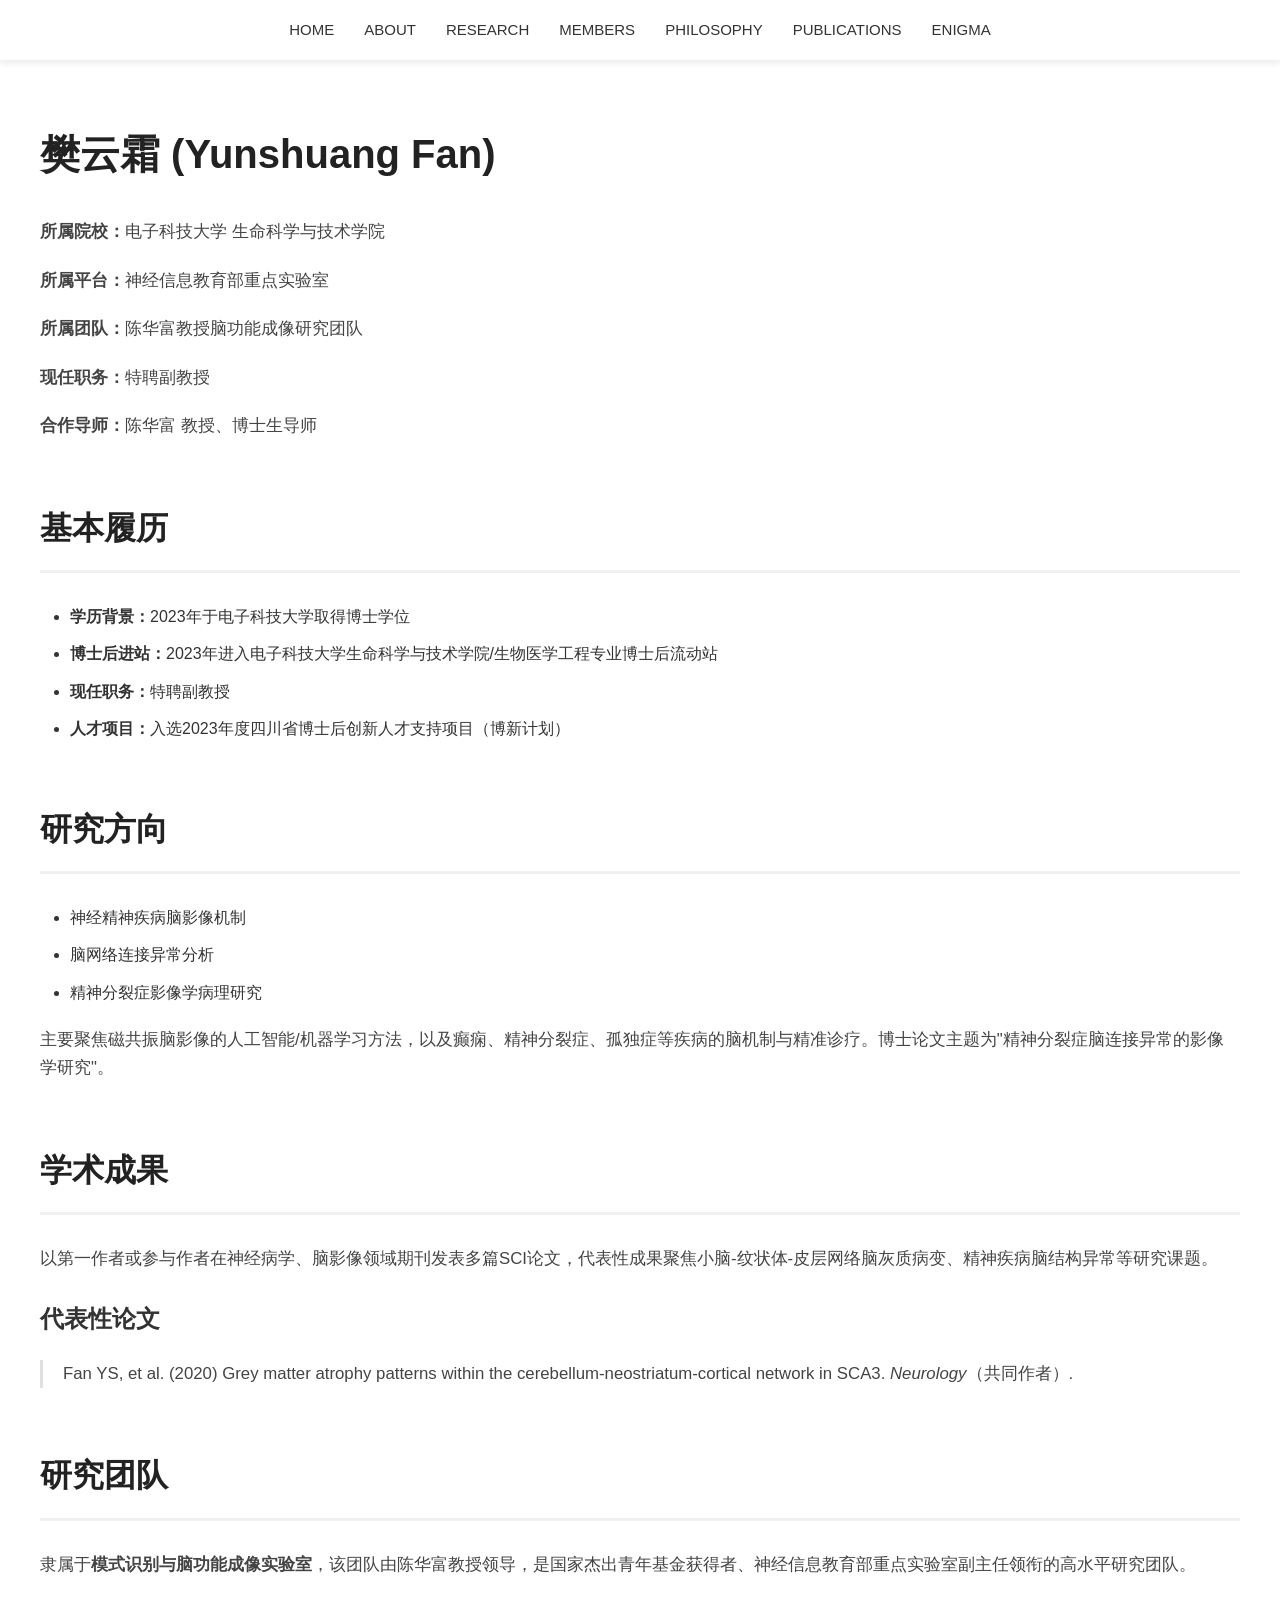
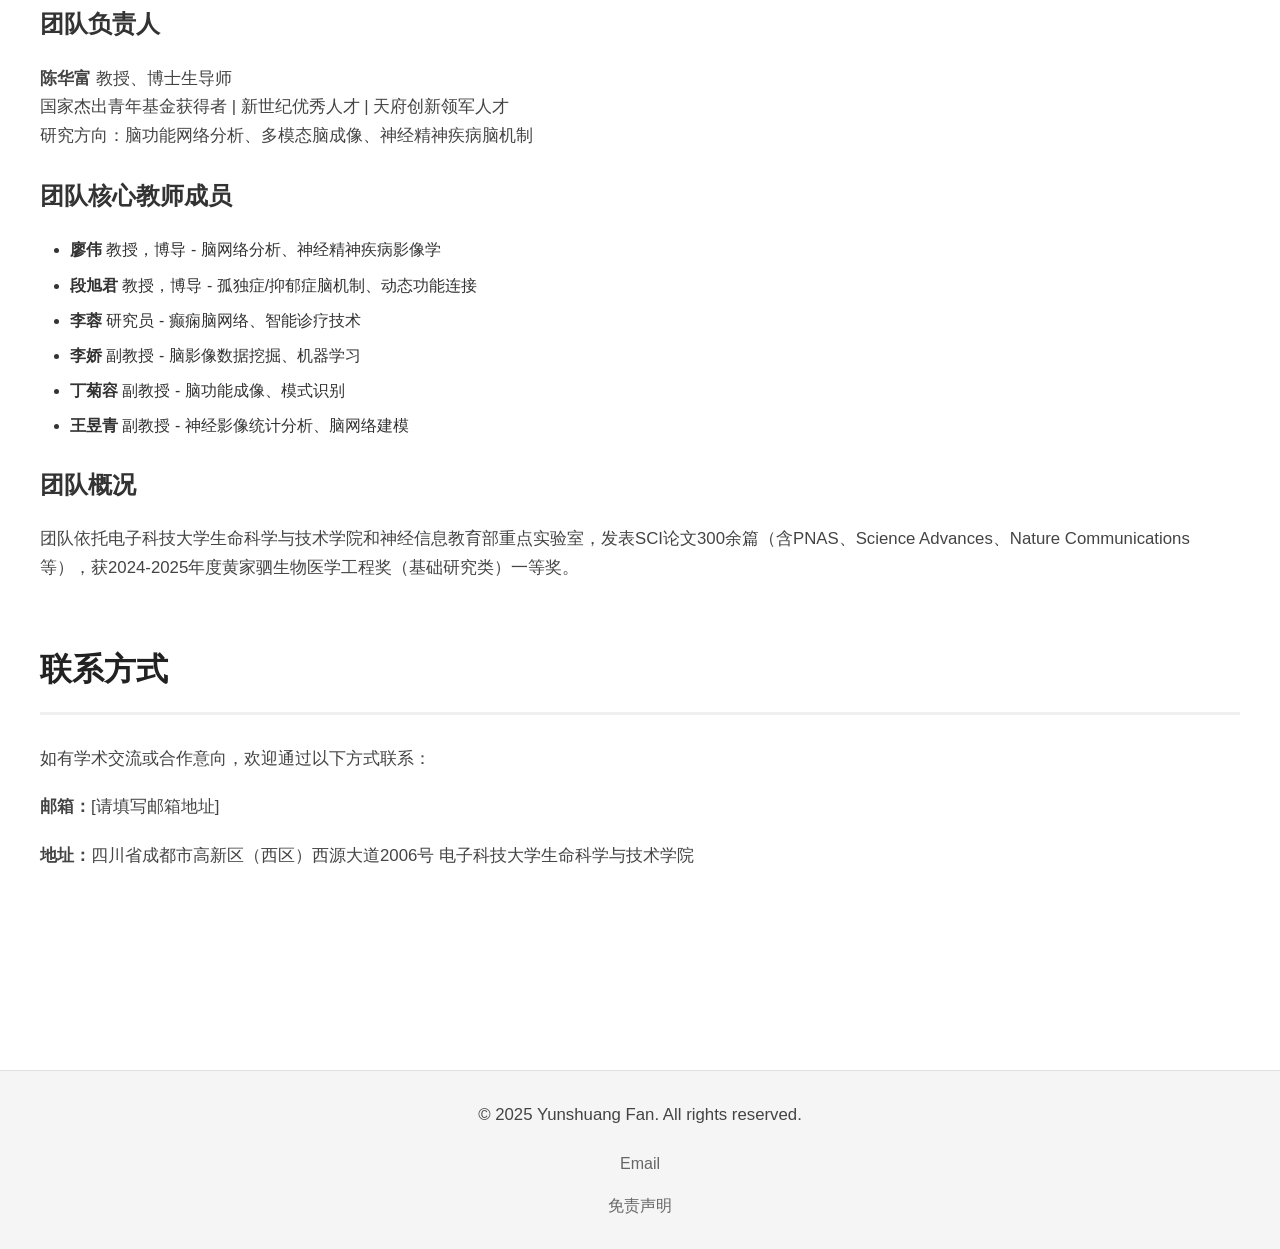
<file: about/index.html>
<!DOCTYPE html>
<html lang="en">
<head>
    <meta charset="utf-8">
    <title>About - Yunshuang Fan</title>
    <meta name="description" content="About Yunshuang Fan - Postdoctoral Researcher at University of Electronic Science and Technology of China">
    <meta name="author" content="">
    <meta name="viewport" content="width=device-width, initial-scale=1">
    <link rel="stylesheet" href="https://cdnjs.cloudflare.com/ajax/libs/font-awesome/4.7.0/css/font-awesome.min.css">
    <style>
        * {
            margin: 0;
            padding: 0;
            box-sizing: border-box;
        }

        body {
            font-family: "HelveticaNeue-Light", "Helvetica Neue Light", "Helvetica Neue", Helvetica, Arial, "Lucida Grande", sans-serif;
            font-weight: 300;
            line-height: 1.7;
            color: #333;
            background-color: #ffffff;
        }

        /* Fixed Navigation Bar */
        .fixed-nav-bar {
            position: fixed;
            top: 0;
            left: 0;
            right: 0;
            z-index: 9999;
            width: 100%;
            height: 60px;
            background-color: #ffffff;
            box-shadow: 0 2px 8px rgba(0,0,0,0.1);
        }

        .menu {
            width: 90%;
            max-width: 1200px;
            margin: 0 auto;
            height: 60px;
            display: flex;
            align-items: center;
            justify-content: center;
        }

        .menu-items {
            list-style: none;
            display: flex;
            gap: 30px;
        }

        .menu-items li {
            display: inline-block;
        }

        .menu-items a {
            text-decoration: none;
            color: #333;
            font-weight: 500;
            transition: color 0.3s ease;
            font-size: 15px;
        }

        .menu-items a:hover {
            color: #666;
        }

        .show, .hide {
            display: none;
        }

        /* Main Content */
        main {
            margin-top: 80px;
            padding: 40px 20px 60px;
        }

        .container {
            max-width: 1200px;
            margin: 0 auto;
        }

        /* Section Styling */
        section {
            margin-bottom: 60px;
        }

        h1 {
            font-size: 2.5em;
            margin-bottom: 30px;
            color: #222;
        }

        h2 {
            font-size: 2em;
            margin-bottom: 30px;
            color: #222;
            border-bottom: 3px solid #f0f0f0;
            padding-bottom: 15px;
        }

        h3 {
            font-size: 1.5em;
            margin-bottom: 20px;
            color: #333;
        }

        p {
            margin-bottom: 20px;
            font-size: 1.05em;
            color: #444;
        }

        /* Footer */
        footer {
            background-color: #f5f5f5;
            padding: 30px 20px;
            text-align: center;
            margin-top: 80px;
            border-top: 1px solid #e0e0e0;
        }

        .copyright {
            margin-bottom: 15px;
            color: #666;
        }

        .copyright a {
            color: #666;
            text-decoration: none;
            margin: 0 10px;
        }

        .copyright a:hover {
            color: #333;
            text-decoration: underline;
        }

        .footerLinks a {
            color: #666;
            text-decoration: none;
        }

        .footerLinks a:hover {
            color: #333;
        }

        /* Responsive Design */
        @media only screen and (max-width: 800px) {
            /* Mobile Menu */
            .menu {
                position: relative;
                justify-content: flex-start;
            }

            .menu-items {
                display: none;
                flex-direction: column;
                position: absolute;
                top: 60px;
                left: 0;
                right: 0;
                background-color: #ffffff;
                box-shadow: 0 4px 8px rgba(0,0,0,0.1);
                padding: 20px 0;
                gap: 0;
            }

            .menu-items li {
                text-align: center;
                padding: 12px 0;
            }

            .show, .hide {
                display: inline-block;
                position: absolute;
                top: 50%;
                right: 20px;
                transform: translateY(-50%);
                font-size: 18px;
                color: #333;
                cursor: pointer;
            }

            .show::before {
                content: "☰";
            }

            .hide::before {
                content: "✕";
            }

            .hide {
                display: none;
            }

            #menu:target .show {
                display: none;
            }

            #menu:target .hide,
            #menu:target .menu-items {
                display: flex;
            }

            h1 {
                font-size: 2em;
            }

            h2 {
                font-size: 1.6em;
            }
        }

        @media only screen and (max-width: 600px) {
            main {
                padding: 20px 15px 40px;
            }
        }
    </style>
</head>
<body>

<nav class="fixed-nav-bar">
    <div id="menu" class="menu">
        <a class="show" href="#menu"></a>
        <a class="hide" href="#hidemenu"></a>
        <ul class="menu-items">
            <li><a href="/">HOME</a></li>
            <li><a href="/about/">ABOUT</a></li>
            <li><a href="/researchs/">RESEARCH</a></li>
            <li><a href="/members/">MEMBERS</a></li>
            <li><a href="/philosophy/">PHILOSOPHY</a></li>
            <li><a href="/publications/">PUBLICATIONS</a></li>
            <li><a href="/enigma/">ENIGMA</a></li>
        </ul>
    </div>
</nav>

<main>
    <div class="container">
        <section id="profile">
            <h1>樊云霜 (Yunshuang Fan)</h1>
            <p><strong>所属院校：</strong>电子科技大学 生命科学与技术学院</p>
            <p><strong>所属平台：</strong>神经信息教育部重点实验室</p>
            <p><strong>所属团队：</strong>陈华富教授脑功能成像研究团队</p>
            <p><strong>现任职务：</strong>特聘副教授</p>
            <p><strong>合作导师：</strong>陈华富 教授、博士生导师</p>
        </section>

        <section id="biography">
            <h2>基本履历</h2>
            <ul style="margin-left: 30px; margin-bottom: 20px;">
                <li style="margin-bottom: 10px;"><strong>学历背景：</strong>2023年于电子科技大学取得博士学位</li>
                <li style="margin-bottom: 10px;"><strong>博士后进站：</strong>2023年进入电子科技大学生命科学与技术学院/生物医学工程专业博士后流动站</li>
                <li style="margin-bottom: 10px;"><strong>现任职务：</strong>特聘副教授</li>
                <li style="margin-bottom: 10px;"><strong>人才项目：</strong>入选2023年度四川省博士后创新人才支持项目（博新计划）</li>
            </ul>
        </section>

        <section id="research">
            <h2>研究方向</h2>
            <ul style="margin-left: 30px; margin-bottom: 20px;">
                <li style="margin-bottom: 10px;">神经精神疾病脑影像机制</li>
                <li style="margin-bottom: 10px;">脑网络连接异常分析</li>
                <li style="margin-bottom: 10px;">精神分裂症影像学病理研究</li>
            </ul>
            <p>主要聚焦磁共振脑影像的人工智能/机器学习方法，以及癫痫、精神分裂症、孤独症等疾病的脑机制与精准诊疗。博士论文主题为"精神分裂症脑连接异常的影像学研究"。</p>
        </section>

        <section id="achievements">
            <h2>学术成果</h2>
            <p>以第一作者或参与作者在神经病学、脑影像领域期刊发表多篇SCI论文，代表性成果聚焦小脑-纹状体-皮层网络脑灰质病变、精神疾病脑结构异常等研究课题。</p>
            
            <h3 style="margin-top: 25px;">代表性论文</h3>
            <p style="padding-left: 20px; border-left: 3px solid #e0e0e0;">
                Fan YS, et al. (2020) Grey matter atrophy patterns within the cerebellum-neostriatum-cortical network in SCA3. <em>Neurology</em>（共同作者）.
            </p>
        </section>

        <section id="team">
            <h2>研究团队</h2>
            <p>隶属于<strong>模式识别与脑功能成像实验室</strong>，该团队由陈华富教授领导，是国家杰出青年基金获得者、神经信息教育部重点实验室副主任领衔的高水平研究团队。</p>
            
            <h3 style="margin-top: 25px;">团队负责人</h3>
            <p><strong>陈华富</strong> 教授、博士生导师<br>
            国家杰出青年基金获得者 | 新世纪优秀人才 | 天府创新领军人才<br>
            研究方向：脑功能网络分析、多模态脑成像、神经精神疾病脑机制</p>
            
            <h3 style="margin-top: 25px;">团队核心教师成员</h3>
            <ul style="margin-left: 30px; margin-bottom: 20px;">
                <li style="margin-bottom: 8px;"><strong>廖伟</strong> 教授，博导 - 脑网络分析、神经精神疾病影像学</li>
                <li style="margin-bottom: 8px;"><strong>段旭君</strong> 教授，博导 - 孤独症/抑郁症脑机制、动态功能连接</li>
                <li style="margin-bottom: 8px;"><strong>李蓉</strong> 研究员 - 癫痫脑网络、智能诊疗技术</li>
                <li style="margin-bottom: 8px;"><strong>李娇</strong> 副教授 - 脑影像数据挖掘、机器学习</li>
                <li style="margin-bottom: 8px;"><strong>丁菊容</strong> 副教授 - 脑功能成像、模式识别</li>
                <li style="margin-bottom: 8px;"><strong>王昱青</strong> 副教授 - 神经影像统计分析、脑网络建模</li>
            </ul>
            
            <h3 style="margin-top: 25px;">团队概况</h3>
            <p>团队依托电子科技大学生命科学与技术学院和神经信息教育部重点实验室，发表SCI论文300余篇（含PNAS、Science Advances、Nature Communications等），获2024-2025年度黄家驷生物医学工程奖（基础研究类）一等奖。</p>
        </section>

        <section id="contact">
            <h2>联系方式</h2>
            <p>如有学术交流或合作意向，欢迎通过以下方式联系：</p>
            <p><strong>邮箱：</strong>[请填写邮箱地址]</p>
            <p><strong>地址：</strong>四川省成都市高新区（西区）西源大道2006号 电子科技大学生命科学与技术学院</p>
        </section>
    </div>
</main>

<footer>
    <div class="copyright">
        <p>© 2025 Yunshuang Fan. All rights reserved.</p>
        <a href="mailto:[请填写邮箱]">Email</a>
    </div>
    <div class="footerLinks">
        <a href="#">免责声明</a>
    </div>
</footer>

</body>
</html>
</file>
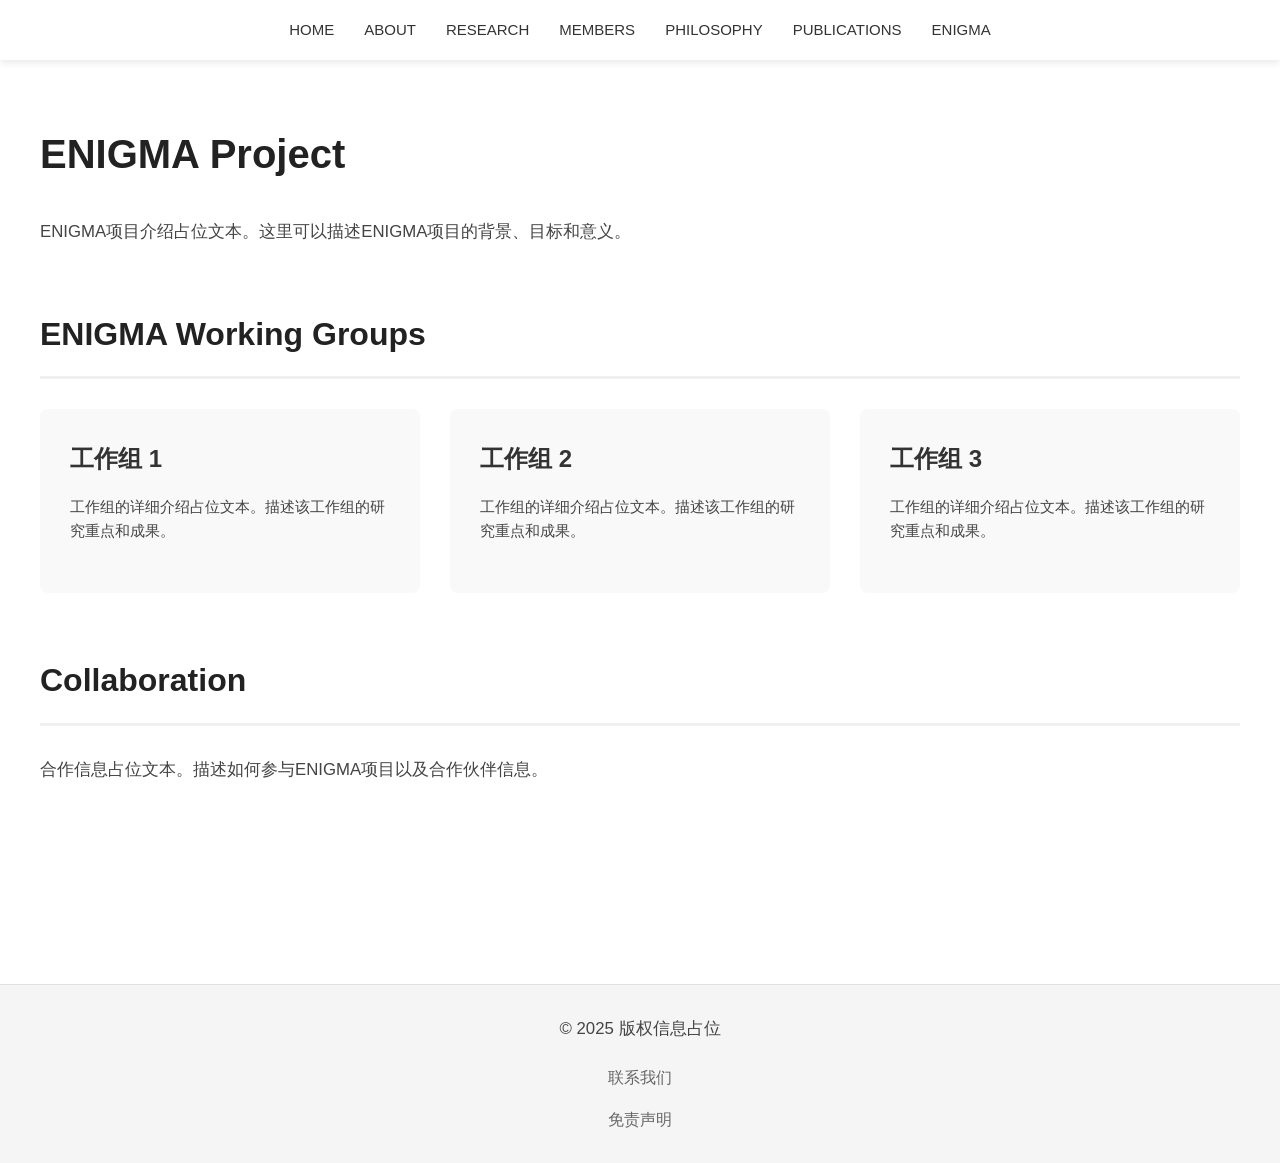
<file: enigma/index.html>
<!DOCTYPE html>
<html lang="en">
<head>
    <meta charset="utf-8">
    <title>ENIGMA - IO Template</title>
    <meta name="description" content="ENIGMA Page">
    <meta name="author" content="">
    <meta name="viewport" content="width=device-width, initial-scale=1">
    <link rel="stylesheet" href="https://cdnjs.cloudflare.com/ajax/libs/font-awesome/4.7.0/css/font-awesome.min.css">
    <style>
        * {
            margin: 0;
            padding: 0;
            box-sizing: border-box;
        }

        body {
            font-family: "HelveticaNeue-Light", "Helvetica Neue Light", "Helvetica Neue", Helvetica, Arial, "Lucida Grande", sans-serif;
            font-weight: 300;
            line-height: 1.7;
            color: #333;
            background-color: #ffffff;
        }

        /* Fixed Navigation Bar */
        .fixed-nav-bar {
            position: fixed;
            top: 0;
            left: 0;
            right: 0;
            z-index: 9999;
            width: 100%;
            height: 60px;
            background-color: #ffffff;
            box-shadow: 0 2px 8px rgba(0,0,0,0.1);
        }

        .menu {
            width: 90%;
            max-width: 1200px;
            margin: 0 auto;
            height: 60px;
            display: flex;
            align-items: center;
            justify-content: center;
        }

        .menu-items {
            list-style: none;
            display: flex;
            gap: 30px;
        }

        .menu-items li {
            display: inline-block;
        }

        .menu-items a {
            text-decoration: none;
            color: #333;
            font-weight: 500;
            transition: color 0.3s ease;
            font-size: 15px;
        }

        .menu-items a:hover {
            color: #666;
        }

        .show, .hide {
            display: none;
        }

        /* Main Content */
        main {
            margin-top: 80px;
            padding: 40px 20px 60px;
        }

        .container {
            max-width: 1200px;
            margin: 0 auto;
        }

        /* Section Styling */
        section {
            margin-bottom: 60px;
        }

        h1 {
            font-size: 2.5em;
            margin-bottom: 30px;
            color: #222;
        }

        h2 {
            font-size: 2em;
            margin-bottom: 30px;
            color: #222;
            border-bottom: 3px solid #f0f0f0;
            padding-bottom: 15px;
        }

        h3 {
            font-size: 1.5em;
            margin-bottom: 20px;
            color: #333;
        }

        p {
            margin-bottom: 20px;
            font-size: 1.05em;
            color: #444;
        }

        /* ENIGMA Projects Grid */
        .projects-grid {
            display: grid;
            grid-template-columns: repeat(auto-fit, minmax(300px, 1fr));
            gap: 30px;
            margin-top: 30px;
        }

        .project-card {
            background-color: #f9f9f9;
            padding: 30px;
            border-radius: 8px;
            transition: transform 0.3s ease, box-shadow 0.3s ease;
        }

        .project-card:hover {
            transform: translateY(-5px);
            box-shadow: 0 6px 20px rgba(0,0,0,0.1);
        }

        .project-card h3 {
            margin-bottom: 15px;
            color: #333;
        }

        .project-card p {
            font-size: 0.95em;
            line-height: 1.6;
        }

        /* Footer */
        footer {
            background-color: #f5f5f5;
            padding: 30px 20px;
            text-align: center;
            margin-top: 80px;
            border-top: 1px solid #e0e0e0;
        }

        .copyright {
            margin-bottom: 15px;
            color: #666;
        }

        .copyright a {
            color: #666;
            text-decoration: none;
            margin: 0 10px;
        }

        .copyright a:hover {
            color: #333;
            text-decoration: underline;
        }

        .footerLinks a {
            color: #666;
            text-decoration: none;
        }

        .footerLinks a:hover {
            color: #333;
        }

        /* Responsive Design */
        @media only screen and (max-width: 800px) {
            /* Mobile Menu */
            .menu {
                position: relative;
                justify-content: flex-start;
            }

            .menu-items {
                display: none;
                flex-direction: column;
                position: absolute;
                top: 60px;
                left: 0;
                right: 0;
                background-color: #ffffff;
                box-shadow: 0 4px 8px rgba(0,0,0,0.1);
                padding: 20px 0;
                gap: 0;
            }

            .menu-items li {
                text-align: center;
                padding: 12px 0;
            }

            .show, .hide {
                display: inline-block;
                position: absolute;
                top: 50%;
                right: 20px;
                transform: translateY(-50%);
                font-size: 18px;
                color: #333;
                cursor: pointer;
            }

            .show::before {
                content: "☰";
            }

            .hide::before {
                content: "✕";
            }

            .hide {
                display: none;
            }

            #menu:target .show {
                display: none;
            }

            #menu:target .hide,
            #menu:target .menu-items {
                display: flex;
            }

            h1 {
                font-size: 2em;
            }

            h2 {
                font-size: 1.6em;
            }

            .projects-grid {
                grid-template-columns: 1fr;
            }
        }

        @media only screen and (max-width: 600px) {
            main {
                padding: 20px 15px 40px;
            }
        }
    </style>
</head>
<body>

<nav class="fixed-nav-bar">
    <div id="menu" class="menu">
        <a class="show" href="#menu"></a>
        <a class="hide" href="#hidemenu"></a>
        <ul class="menu-items">
            <li><a href="/">HOME</a></li>
            <li><a href="/about/">ABOUT</a></li>
            <li><a href="/researchs/">RESEARCH</a></li>
            <li><a href="/members/">MEMBERS</a></li>
            <li><a href="/philosophy/">PHILOSOPHY</a></li>
            <li><a href="/publications/">PUBLICATIONS</a></li>
            <li><a href="/enigma/">ENIGMA</a></li>
        </ul>
    </div>
</nav>

<main>
    <div class="container">
        <section id="enigma-overview">
            <h1>ENIGMA Project</h1>
            <p>ENIGMA项目介绍占位文本。这里可以描述ENIGMA项目的背景、目标和意义。</p>
        </section>

        <section id="enigma-projects">
            <h2>ENIGMA Working Groups</h2>
            <div class="projects-grid">
                <div class="project-card">
                    <h3>工作组 1</h3>
                    <p>工作组的详细介绍占位文本。描述该工作组的研究重点和成果。</p>
                </div>
                <div class="project-card">
                    <h3>工作组 2</h3>
                    <p>工作组的详细介绍占位文本。描述该工作组的研究重点和成果。</p>
                </div>
                <div class="project-card">
                    <h3>工作组 3</h3>
                    <p>工作组的详细介绍占位文本。描述该工作组的研究重点和成果。</p>
                </div>
            </div>
        </section>

        <section id="collaboration">
            <h2>Collaboration</h2>
            <p>合作信息占位文本。描述如何参与ENIGMA项目以及合作伙伴信息。</p>
        </section>
    </div>
</main>

<footer>
    <div class="copyright">
        <p>© 2025 版权信息占位</p>
        <a href="#">联系我们</a>
    </div>
    <div class="footerLinks">
        <a href="#">免责声明</a>
    </div>
</footer>

</body>
</html>
</file>
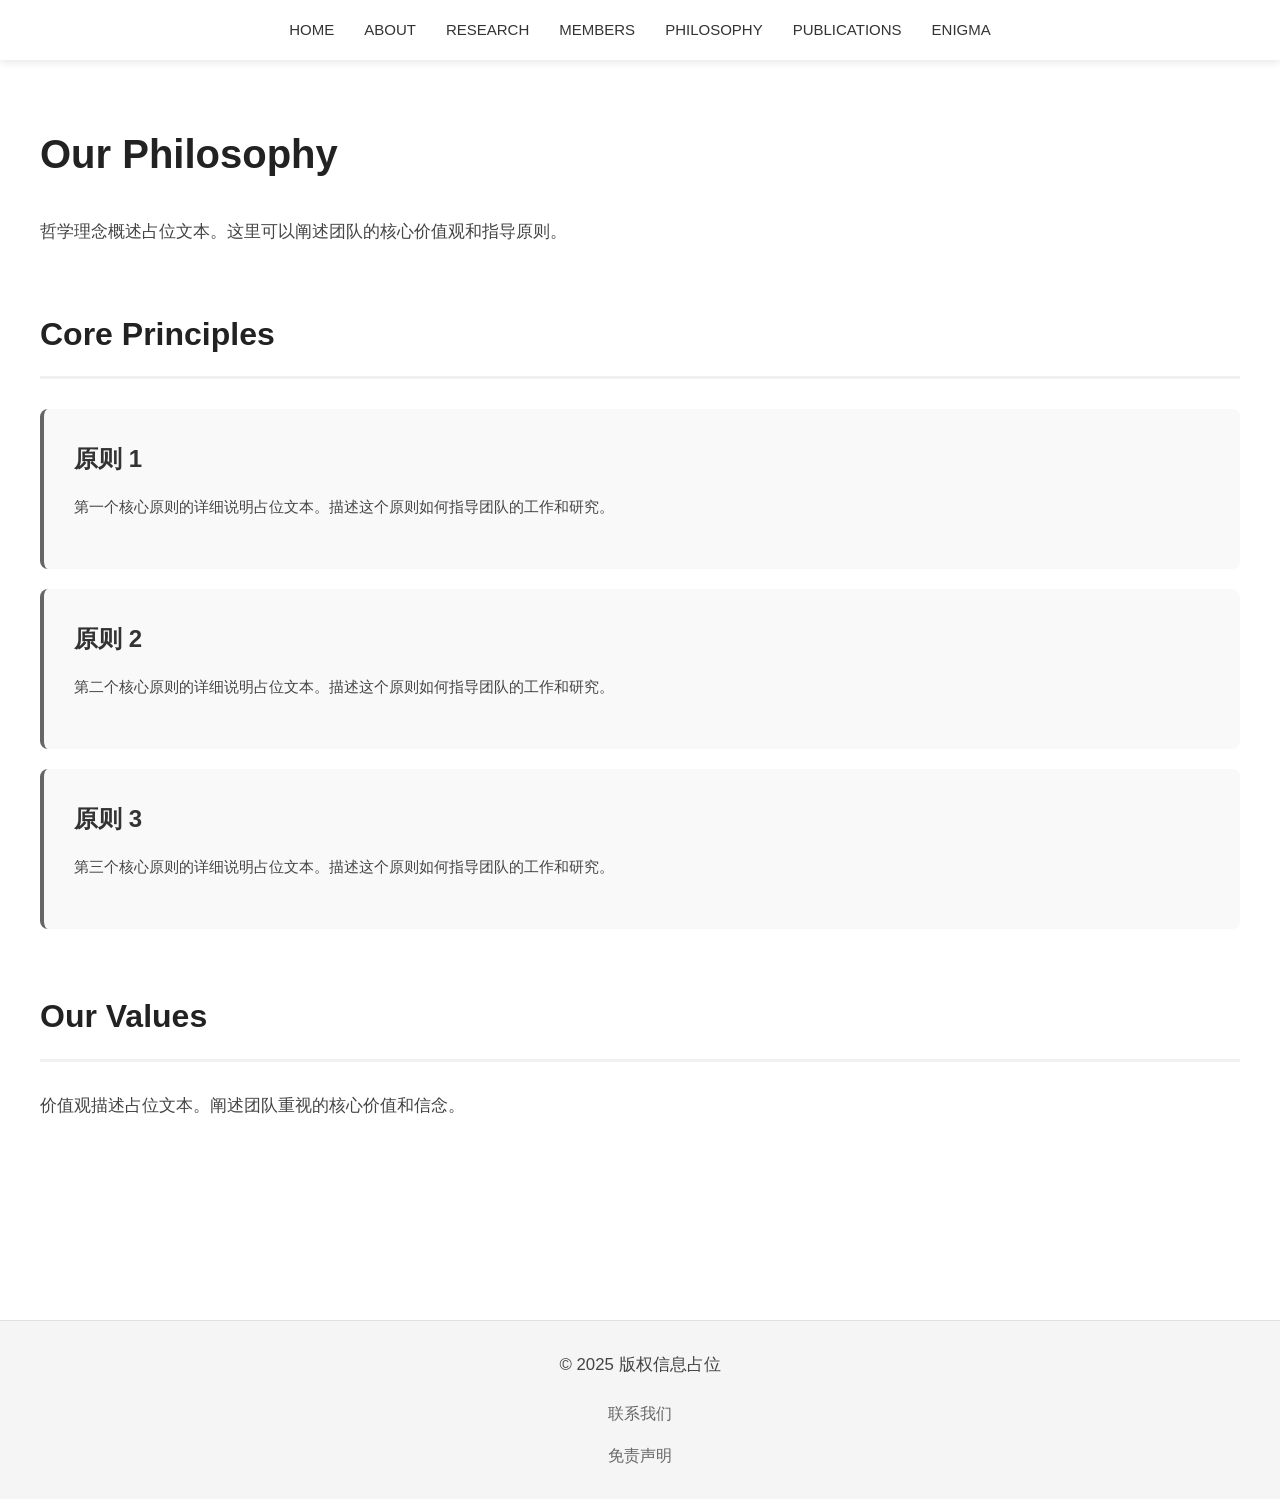
<file: philosophy/index.html>
<!DOCTYPE html>
<html lang="en">
<head>
    <meta charset="utf-8">
    <title>Philosophy - IO Template</title>
    <meta name="description" content="Philosophy Page">
    <meta name="author" content="">
    <meta name="viewport" content="width=device-width, initial-scale=1">
    <link rel="stylesheet" href="https://cdnjs.cloudflare.com/ajax/libs/font-awesome/4.7.0/css/font-awesome.min.css">
    <style>
        * {
            margin: 0;
            padding: 0;
            box-sizing: border-box;
        }

        body {
            font-family: "HelveticaNeue-Light", "Helvetica Neue Light", "Helvetica Neue", Helvetica, Arial, "Lucida Grande", sans-serif;
            font-weight: 300;
            line-height: 1.7;
            color: #333;
            background-color: #ffffff;
        }

        /* Fixed Navigation Bar */
        .fixed-nav-bar {
            position: fixed;
            top: 0;
            left: 0;
            right: 0;
            z-index: 9999;
            width: 100%;
            height: 60px;
            background-color: #ffffff;
            box-shadow: 0 2px 8px rgba(0,0,0,0.1);
        }

        .menu {
            width: 90%;
            max-width: 1200px;
            margin: 0 auto;
            height: 60px;
            display: flex;
            align-items: center;
            justify-content: center;
        }

        .menu-items {
            list-style: none;
            display: flex;
            gap: 30px;
        }

        .menu-items li {
            display: inline-block;
        }

        .menu-items a {
            text-decoration: none;
            color: #333;
            font-weight: 500;
            transition: color 0.3s ease;
            font-size: 15px;
        }

        .menu-items a:hover {
            color: #666;
        }

        .show, .hide {
            display: none;
        }

        /* Main Content */
        main {
            margin-top: 80px;
            padding: 40px 20px 60px;
        }

        .container {
            max-width: 1200px;
            margin: 0 auto;
        }

        /* Section Styling */
        section {
            margin-bottom: 60px;
        }

        h1 {
            font-size: 2.5em;
            margin-bottom: 30px;
            color: #222;
        }

        h2 {
            font-size: 2em;
            margin-bottom: 30px;
            color: #222;
            border-bottom: 3px solid #f0f0f0;
            padding-bottom: 15px;
        }

        h3 {
            font-size: 1.5em;
            margin-bottom: 20px;
            color: #333;
        }

        p {
            margin-bottom: 20px;
            font-size: 1.05em;
            color: #444;
        }

        /* Philosophy Principles */
        .principles {
            margin-top: 30px;
        }

        .principle-item {
            background-color: #f9f9f9;
            padding: 30px;
            margin-bottom: 20px;
            border-radius: 8px;
            border-left: 4px solid #666;
        }

        .principle-item h3 {
            margin-bottom: 15px;
            color: #333;
        }

        .principle-item p {
            font-size: 0.95em;
            line-height: 1.6;
        }

        /* Footer */
        footer {
            background-color: #f5f5f5;
            padding: 30px 20px;
            text-align: center;
            margin-top: 80px;
            border-top: 1px solid #e0e0e0;
        }

        .copyright {
            margin-bottom: 15px;
            color: #666;
        }

        .copyright a {
            color: #666;
            text-decoration: none;
            margin: 0 10px;
        }

        .copyright a:hover {
            color: #333;
            text-decoration: underline;
        }

        .footerLinks a {
            color: #666;
            text-decoration: none;
        }

        .footerLinks a:hover {
            color: #333;
        }

        /* Responsive Design */
        @media only screen and (max-width: 800px) {
            /* Mobile Menu */
            .menu {
                position: relative;
                justify-content: flex-start;
            }

            .menu-items {
                display: none;
                flex-direction: column;
                position: absolute;
                top: 60px;
                left: 0;
                right: 0;
                background-color: #ffffff;
                box-shadow: 0 4px 8px rgba(0,0,0,0.1);
                padding: 20px 0;
                gap: 0;
            }

            .menu-items li {
                text-align: center;
                padding: 12px 0;
            }

            .show, .hide {
                display: inline-block;
                position: absolute;
                top: 50%;
                right: 20px;
                transform: translateY(-50%);
                font-size: 18px;
                color: #333;
                cursor: pointer;
            }

            .show::before {
                content: "☰";
            }

            .hide::before {
                content: "✕";
            }

            .hide {
                display: none;
            }

            #menu:target .show {
                display: none;
            }

            #menu:target .hide,
            #menu:target .menu-items {
                display: flex;
            }

            h1 {
                font-size: 2em;
            }

            h2 {
                font-size: 1.6em;
            }
        }

        @media only screen and (max-width: 600px) {
            main {
                padding: 20px 15px 40px;
            }
        }
    </style>
</head>
<body>

<nav class="fixed-nav-bar">
    <div id="menu" class="menu">
        <a class="show" href="#menu"></a>
        <a class="hide" href="#hidemenu"></a>
        <ul class="menu-items">
            <li><a href="/">HOME</a></li>
            <li><a href="/about/">ABOUT</a></li>
            <li><a href="/researchs/">RESEARCH</a></li>
            <li><a href="/members/">MEMBERS</a></li>
            <li><a href="/philosophy/">PHILOSOPHY</a></li>
            <li><a href="/publications/">PUBLICATIONS</a></li>
            <li><a href="/enigma/">ENIGMA</a></li>
        </ul>
    </div>
</nav>

<main>
    <div class="container">
        <section id="philosophy-overview">
            <h1>Our Philosophy</h1>
            <p>哲学理念概述占位文本。这里可以阐述团队的核心价值观和指导原则。</p>
        </section>

        <section id="core-principles">
            <h2>Core Principles</h2>
            <div class="principles">
                <div class="principle-item">
                    <h3>原则 1</h3>
                    <p>第一个核心原则的详细说明占位文本。描述这个原则如何指导团队的工作和研究。</p>
                </div>
                <div class="principle-item">
                    <h3>原则 2</h3>
                    <p>第二个核心原则的详细说明占位文本。描述这个原则如何指导团队的工作和研究。</p>
                </div>
                <div class="principle-item">
                    <h3>原则 3</h3>
                    <p>第三个核心原则的详细说明占位文本。描述这个原则如何指导团队的工作和研究。</p>
                </div>
            </div>
        </section>

        <section id="values">
            <h2>Our Values</h2>
            <p>价值观描述占位文本。阐述团队重视的核心价值和信念。</p>
        </section>
    </div>
</main>

<footer>
    <div class="copyright">
        <p>© 2025 版权信息占位</p>
        <a href="#">联系我们</a>
    </div>
    <div class="footerLinks">
        <a href="#">免责声明</a>
    </div>
</footer>

</body>
</html>
</file>
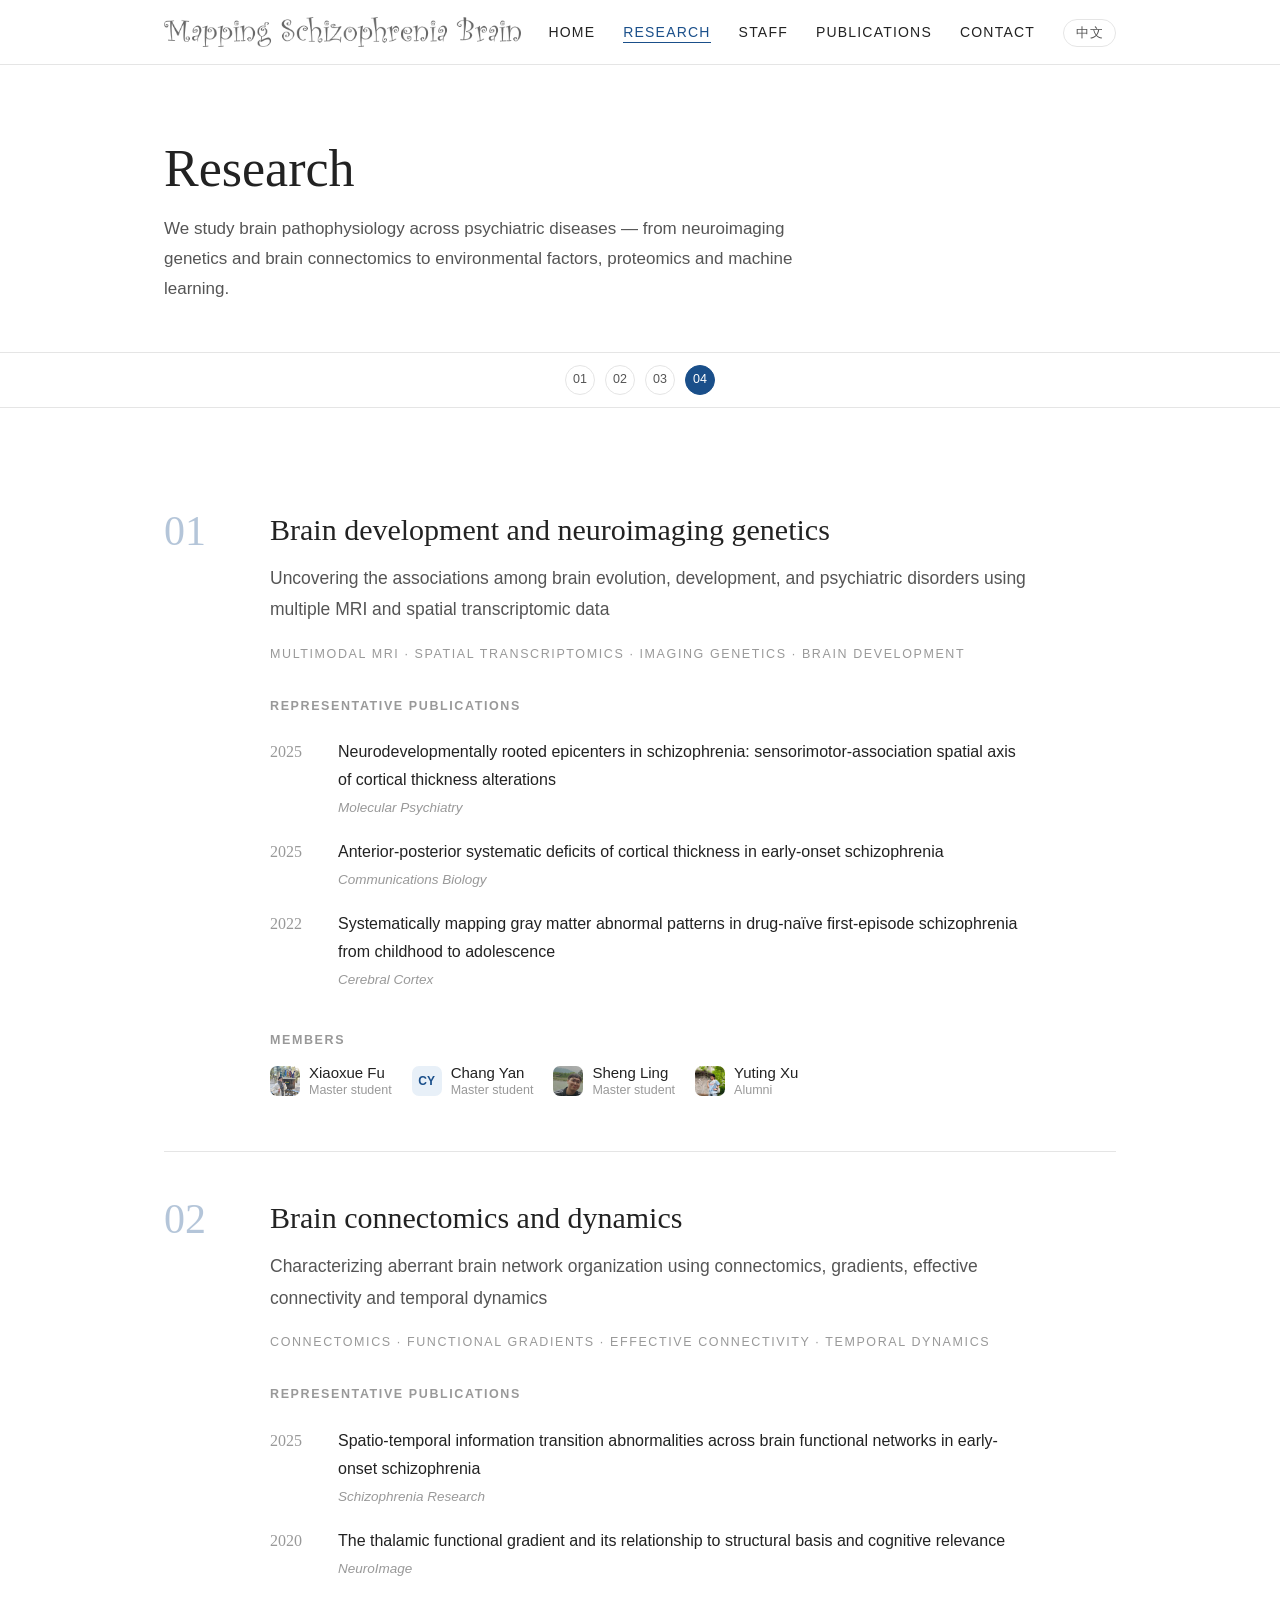
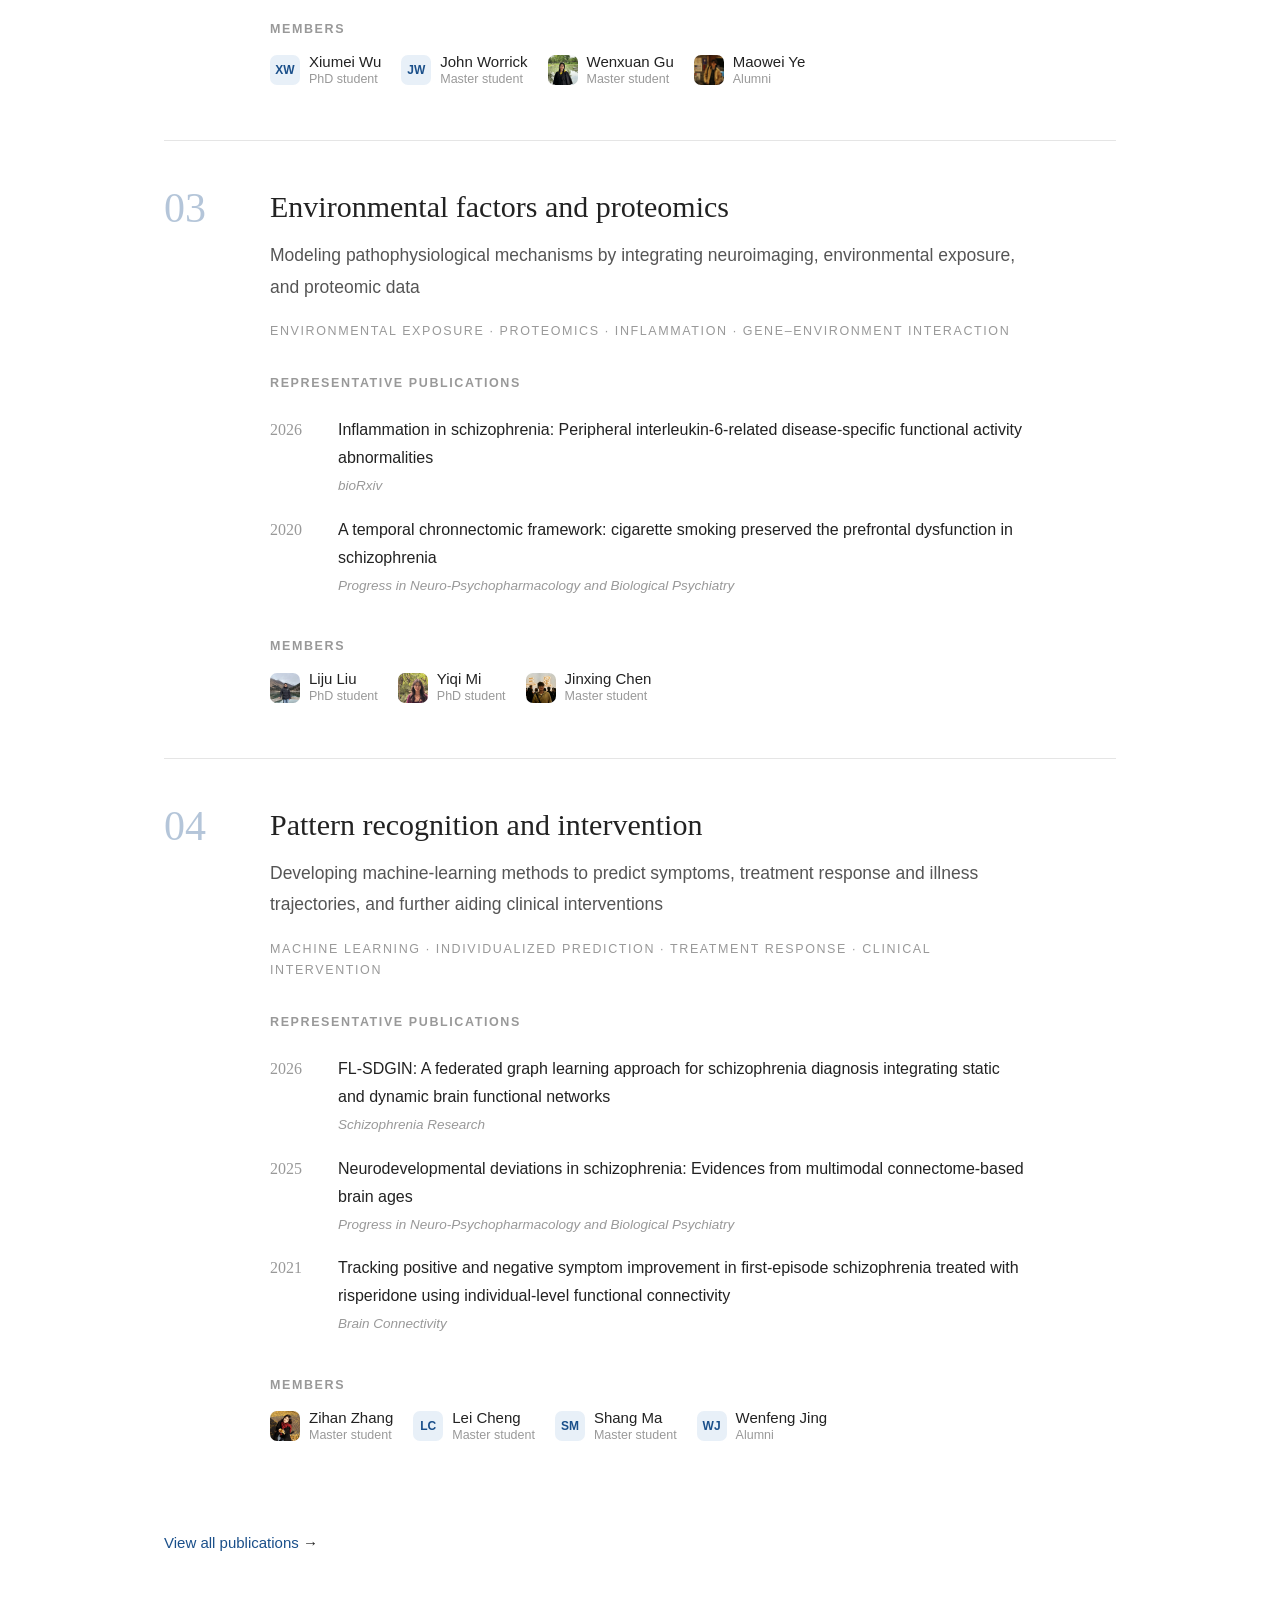
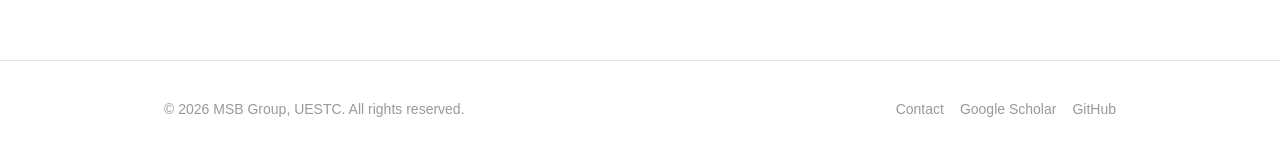
<file: research/index.html>
<!DOCTYPE html>
<html lang="en">
<head>
  <meta charset="utf-8">
  <meta name="viewport" content="width=device-width, initial-scale=1">
  <title>Research — MSB | UESTC</title>
  <meta name="description" content="Research directions of the MSB group: brain development and neuroimaging genetics, brain connectomics and dynamics, environmental factors and proteomics, pattern recognition and intervention.">
  <link rel="icon" type="image/svg+xml" href="/assets/img/logo-square.svg">
  <link rel="stylesheet" href="/assets/css/style.css">
</head>
<body data-page="research">
  <div id="site-header"></div>

  <main>
    <section class="page-head">
      <div class="wrap">
        <h1 data-i18n="research.title"></h1>
        <p data-i18n="research.lead"></p>
      </div>
    </section>

    <nav class="res-nav" id="research-nav"></nav>

    <section class="page-body">
      <div class="wrap">
        <div id="research-list"></div>
        <p class="res-allpubs">
          <a href="/publications/" data-i18n="research.allpubs"></a> →
        </p>
      </div>
    </section>
  </main>

  <div id="site-footer"></div>
  <script src="/assets/js/site.js"></script>
  <script src="/assets/js/research.js"></script>
</body>
</html>
</file>
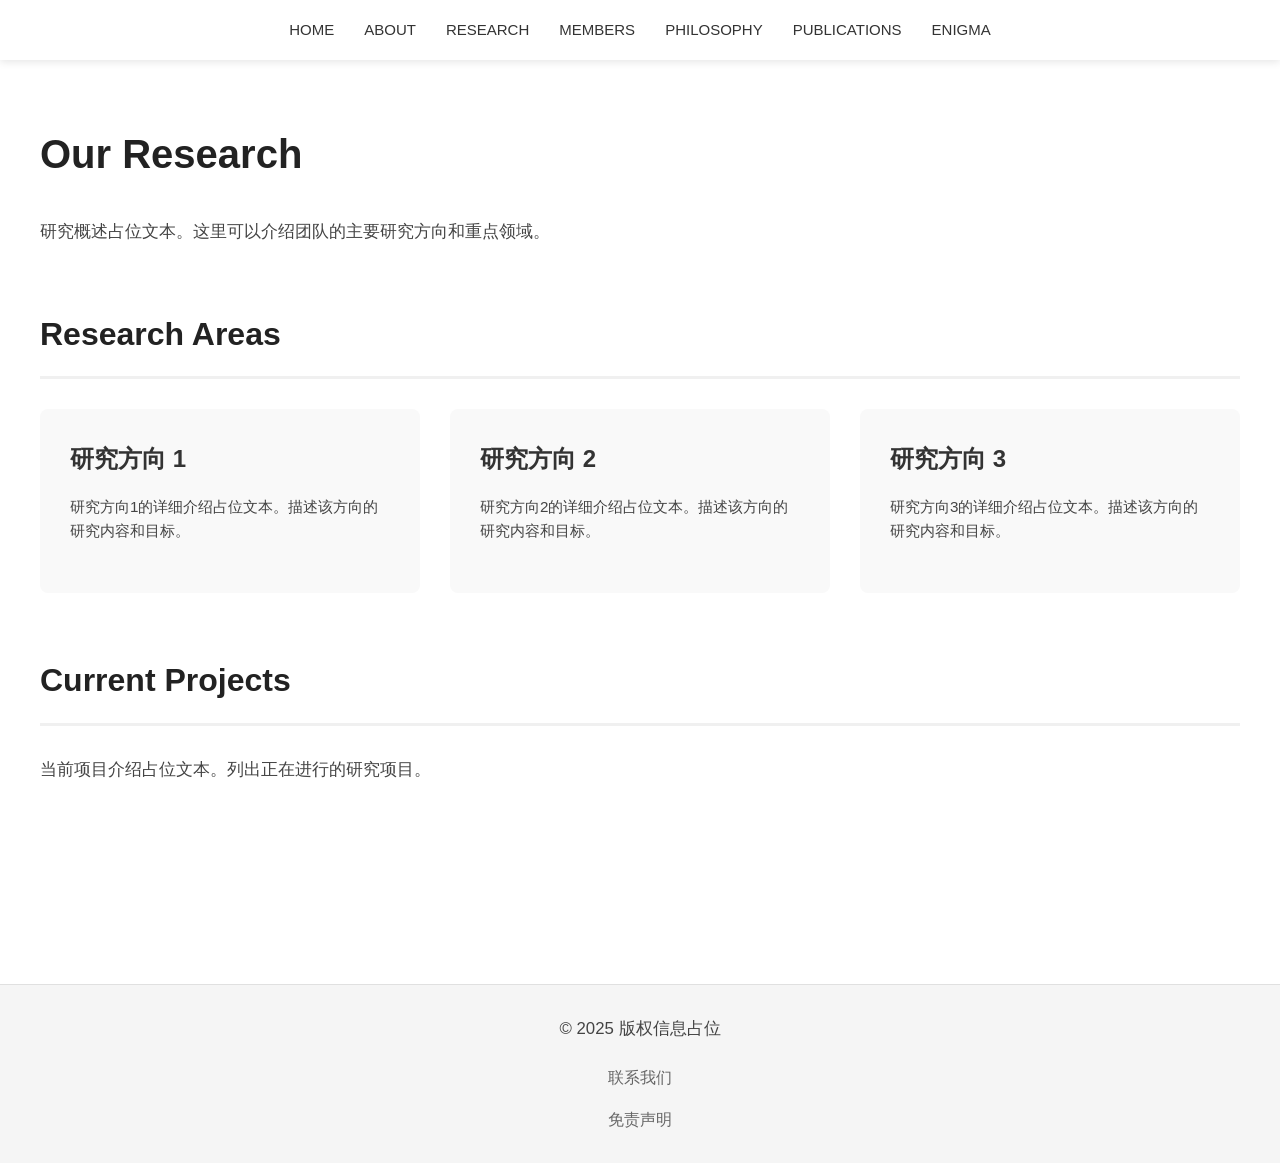
<file: researchs/index.html>
<!DOCTYPE html>
<html lang="en">
<head>
    <meta charset="utf-8">
    <title>Research - IO Template</title>
    <meta name="description" content="Research Page">
    <meta name="author" content="">
    <meta name="viewport" content="width=device-width, initial-scale=1">
    <link rel="stylesheet" href="https://cdnjs.cloudflare.com/ajax/libs/font-awesome/4.7.0/css/font-awesome.min.css">
    <style>
        * {
            margin: 0;
            padding: 0;
            box-sizing: border-box;
        }

        body {
            font-family: "HelveticaNeue-Light", "Helvetica Neue Light", "Helvetica Neue", Helvetica, Arial, "Lucida Grande", sans-serif;
            font-weight: 300;
            line-height: 1.7;
            color: #333;
            background-color: #ffffff;
        }

        /* Fixed Navigation Bar */
        .fixed-nav-bar {
            position: fixed;
            top: 0;
            left: 0;
            right: 0;
            z-index: 9999;
            width: 100%;
            height: 60px;
            background-color: #ffffff;
            box-shadow: 0 2px 8px rgba(0,0,0,0.1);
        }

        .menu {
            width: 90%;
            max-width: 1200px;
            margin: 0 auto;
            height: 60px;
            display: flex;
            align-items: center;
            justify-content: center;
        }

        .menu-items {
            list-style: none;
            display: flex;
            gap: 30px;
        }

        .menu-items li {
            display: inline-block;
        }

        .menu-items a {
            text-decoration: none;
            color: #333;
            font-weight: 500;
            transition: color 0.3s ease;
            font-size: 15px;
        }

        .menu-items a:hover {
            color: #666;
        }

        .show, .hide {
            display: none;
        }

        /* Main Content */
        main {
            margin-top: 80px;
            padding: 40px 20px 60px;
        }

        .container {
            max-width: 1200px;
            margin: 0 auto;
        }

        /* Section Styling */
        section {
            margin-bottom: 60px;
        }

        h1 {
            font-size: 2.5em;
            margin-bottom: 30px;
            color: #222;
        }

        h2 {
            font-size: 2em;
            margin-bottom: 30px;
            color: #222;
            border-bottom: 3px solid #f0f0f0;
            padding-bottom: 15px;
        }

        h3 {
            font-size: 1.5em;
            margin-bottom: 20px;
            color: #333;
        }

        p {
            margin-bottom: 20px;
            font-size: 1.05em;
            color: #444;
        }

        /* Research Areas Grid */
        .research-grid {
            display: grid;
            grid-template-columns: repeat(auto-fit, minmax(300px, 1fr));
            gap: 30px;
            margin-top: 30px;
        }

        .research-card {
            background-color: #f9f9f9;
            padding: 30px;
            border-radius: 8px;
            transition: transform 0.3s ease, box-shadow 0.3s ease;
        }

        .research-card:hover {
            transform: translateY(-5px);
            box-shadow: 0 6px 20px rgba(0,0,0,0.1);
        }

        .research-card h3 {
            margin-bottom: 15px;
            color: #333;
        }

        .research-card p {
            font-size: 0.95em;
            line-height: 1.6;
        }

        /* Footer */
        footer {
            background-color: #f5f5f5;
            padding: 30px 20px;
            text-align: center;
            margin-top: 80px;
            border-top: 1px solid #e0e0e0;
        }

        .copyright {
            margin-bottom: 15px;
            color: #666;
        }

        .copyright a {
            color: #666;
            text-decoration: none;
            margin: 0 10px;
        }

        .copyright a:hover {
            color: #333;
            text-decoration: underline;
        }

        .footerLinks a {
            color: #666;
            text-decoration: none;
        }

        .footerLinks a:hover {
            color: #333;
        }

        /* Responsive Design */
        @media only screen and (max-width: 800px) {
            /* Mobile Menu */
            .menu {
                position: relative;
                justify-content: flex-start;
            }

            .menu-items {
                display: none;
                flex-direction: column;
                position: absolute;
                top: 60px;
                left: 0;
                right: 0;
                background-color: #ffffff;
                box-shadow: 0 4px 8px rgba(0,0,0,0.1);
                padding: 20px 0;
                gap: 0;
            }

            .menu-items li {
                text-align: center;
                padding: 12px 0;
            }

            .show, .hide {
                display: inline-block;
                position: absolute;
                top: 50%;
                right: 20px;
                transform: translateY(-50%);
                font-size: 18px;
                color: #333;
                cursor: pointer;
            }

            .show::before {
                content: "☰";
            }

            .hide::before {
                content: "✕";
            }

            .hide {
                display: none;
            }

            #menu:target .show {
                display: none;
            }

            #menu:target .hide,
            #menu:target .menu-items {
                display: flex;
            }

            h1 {
                font-size: 2em;
            }

            h2 {
                font-size: 1.6em;
            }

            .research-grid {
                grid-template-columns: 1fr;
            }
        }

        @media only screen and (max-width: 600px) {
            main {
                padding: 20px 15px 40px;
            }
        }
    </style>
</head>
<body>

<nav class="fixed-nav-bar">
    <div id="menu" class="menu">
        <a class="show" href="#menu"></a>
        <a class="hide" href="#hidemenu"></a>
        <ul class="menu-items">
            <li><a href="/">HOME</a></li>
            <li><a href="/about/">ABOUT</a></li>
            <li><a href="/researchs/">RESEARCH</a></li>
            <li><a href="/members/">MEMBERS</a></li>
            <li><a href="/philosophy/">PHILOSOPHY</a></li>
            <li><a href="/publications/">PUBLICATIONS</a></li>
            <li><a href="/enigma/">ENIGMA</a></li>
        </ul>
    </div>
</nav>

<main>
    <div class="container">
        <section id="research-overview">
            <h1>Our Research</h1>
            <p>研究概述占位文本。这里可以介绍团队的主要研究方向和重点领域。</p>
        </section>

        <section id="research-areas">
            <h2>Research Areas</h2>
            <div class="research-grid">
                <div class="research-card">
                    <h3>研究方向 1</h3>
                    <p>研究方向1的详细介绍占位文本。描述该方向的研究内容和目标。</p>
                </div>
                <div class="research-card">
                    <h3>研究方向 2</h3>
                    <p>研究方向2的详细介绍占位文本。描述该方向的研究内容和目标。</p>
                </div>
                <div class="research-card">
                    <h3>研究方向 3</h3>
                    <p>研究方向3的详细介绍占位文本。描述该方向的研究内容和目标。</p>
                </div>
            </div>
        </section>

        <section id="current-projects">
            <h2>Current Projects</h2>
            <p>当前项目介绍占位文本。列出正在进行的研究项目。</p>
        </section>
    </div>
</main>

<footer>
    <div class="copyright">
        <p>© 2025 版权信息占位</p>
        <a href="#">联系我们</a>
    </div>
    <div class="footerLinks">
        <a href="#">免责声明</a>
    </div>
</footer>

</body>
</html>
</file>
<file: assets/css/style.css>
/* ============================================================
   MSB — Mapping Schizophrenia Brain · Design System
   Minimal academic style (inspired by cng-lab.github.io)
   ============================================================ */

:root {
  --accent: #1a4f8a;
  --accent-soft: #e8f0f8;
  --text: #222;
  --text-2: #555;
  --text-3: #999;
  --line: #e5e5e5;
  --bg: #ffffff;
  --bg-soft: #fafafa;
  --maxw: 1000px;
  --font-sans: "Helvetica Neue", Helvetica, Arial, "PingFang SC", "Hiragino Sans GB", "Microsoft YaHei", sans-serif;
  --font-serif: Georgia, "Times New Roman", "Songti SC", serif;
}

* { margin: 0; padding: 0; box-sizing: border-box; }

html { scroll-behavior: smooth; }

body {
  font-family: var(--font-sans);
  font-weight: 300;
  line-height: 1.75;
  color: var(--text);
  background: var(--bg);
  -webkit-font-smoothing: antialiased;
}

.wrap { max-width: var(--maxw); margin: 0 auto; padding: 0 24px; }

a { color: var(--accent); text-decoration: none; }
a:hover { text-decoration: underline; }

img { max-width: 100%; display: block; }

/* ---------------- Header / Nav ---------------- */
.site-header {
  position: sticky;
  top: 0;
  z-index: 100;
  background: rgba(255, 255, 255, 0.96);
  backdrop-filter: blur(6px);
  border-bottom: 1px solid var(--line);
}

.nav-wrap {
  display: flex;
  align-items: center;
  justify-content: space-between;
  height: 64px;
}

.brand { display: flex; align-items: center; gap: 10px; color: var(--text); }
.brand:hover { text-decoration: none; }

.brand-logo { height: 30px; width: auto; display: block; }

.nav-links { display: flex; align-items: center; gap: 28px; list-style: none; }

.nav-links a {
  color: var(--text);
  font-size: 14px;
  font-weight: 500;
  letter-spacing: 1.2px;
  text-transform: uppercase;
  padding-bottom: 2px;
  border-bottom: 1.5px solid transparent;
}

.nav-links a:hover { color: var(--accent); text-decoration: none; }
.nav-links a.active { color: var(--accent); border-bottom-color: var(--accent); }

.lang-toggle {
  font-family: var(--font-sans);
  font-size: 13px;
  letter-spacing: 0.5px;
  color: var(--text-2);
  background: none;
  border: 1px solid var(--line);
  border-radius: 999px;
  padding: 4px 12px;
  cursor: pointer;
  transition: all 0.2s;
}
.lang-toggle:hover { color: var(--accent); border-color: var(--accent); }

.menu-btn { display: none; background: none; border: none; font-size: 20px; cursor: pointer; color: var(--text); }

/* ---------------- Main ---------------- */
main { min-height: 70vh; }

.page-body { padding: 56px 0 80px; }

/* Hero */
.hero { padding: 88px 0 64px; border-bottom: 1px solid var(--line); }

.hero-mark { height: 104px; width: auto; margin-bottom: 30px; }

.hero h1 {
  font-family: var(--font-serif);
  font-size: 52px;
  font-weight: 400;
  line-height: 1.22;
  max-width: 900px;
  margin-bottom: 26px;
}

.hero p { font-size: 19px; color: var(--text-2); max-width: 780px; }

/* Section */
.section { padding: 64px 0; border-bottom: 1px solid var(--line); }
.section:last-child { border-bottom: none; }

.section-title {
  font-family: var(--font-serif);
  font-size: 34px;
  font-weight: 400;
  margin-bottom: 8px;
}

.section-sub { color: var(--text-3); font-size: 15px; margin-bottom: 40px; letter-spacing: 0.3px; }

h2.block-title {
  font-size: 16px;
  font-weight: 600;
  letter-spacing: 2px;
  text-transform: uppercase;
  color: var(--text-2);
  margin: 48px 0 24px;
  padding-top: 40px;
  border-top: 1px solid var(--line);
}
h2.block-title:first-of-type { border-top: none; padding-top: 0; margin-top: 0; }

/* Page header (sub pages) */
.page-head { padding: 72px 0 48px; border-bottom: 1px solid var(--line); margin-bottom: 0; }
.page-head h1 { font-family: var(--font-serif); font-size: 52px; font-weight: 400; line-height: 1.22; margin-bottom: 14px; }
.page-head p { color: var(--text-2); max-width: 680px; font-size: 17px; }

/* Research page: magazine layout */
.res-nav {
  position: sticky;
  top: 64px;
  z-index: 90;
  background: var(--bg);
  border-bottom: 1px solid var(--line);
}
.res-nav-inner {
  display: flex;
  justify-content: center;
  gap: 10px;
  padding-top: 12px;
  padding-bottom: 12px;
}
.res-dot {
  width: 30px;
  height: 30px;
  border-radius: 50%;
  border: 1px solid var(--line);
  display: inline-flex;
  align-items: center;
  justify-content: center;
  font-size: 12.5px;
  color: var(--text-2);
  transition: background 0.2s, border-color 0.2s, color 0.2s;
}
.res-dot:hover { border-color: var(--accent); color: var(--accent); text-decoration: none; }
.res-dot.active { background: var(--accent); border-color: var(--accent); color: #fff; }

.res-block {
  display: grid;
  grid-template-columns: 76px 1fr;
  gap: 10px 30px;
  padding: 46px 0;
  border-bottom: 1px solid var(--line);
  scroll-margin-top: 132px;
}
.res-block:last-child { border-bottom: none; }

.res-index {
  font-family: var(--font-serif);
  font-size: 42px;
  line-height: 1;
  color: var(--accent);
  opacity: 0.32;
}

.res-body { max-width: 760px; }
.res-block h3 {
  font-family: var(--font-serif);
  font-size: 30px;
  font-weight: 400;
  line-height: 1.3;
  margin-bottom: 14px;
}
.res-desc { font-size: 17.5px; line-height: 1.8; color: var(--text-2); }
.res-keywords {
  margin-top: 18px;
  font-size: 12.5px;
  letter-spacing: 1.6px;
  text-transform: uppercase;
  color: var(--text-3);
}

.res-sub {
  font-size: 12.5px;
  font-weight: 600;
  letter-spacing: 1.6px;
  text-transform: uppercase;
  color: var(--text-3);
  margin: 30px 0 12px;
}

.res-papers { list-style: none; }
.res-papers li { display: grid; grid-template-columns: 52px 1fr; gap: 16px; padding: 9px 0; }
.res-year { font-family: var(--font-serif); font-size: 16px; color: var(--text-3); }
.res-paper-body a { color: var(--text); font-size: 16px; line-height: 1.5; }
.res-paper-body a:hover { color: var(--accent); }
.res-paper-venue { display: block; font-size: 13.5px; color: var(--text-3); font-style: italic; margin-top: 2px; }

.res-more { margin-top: 12px; font-size: 14px; }
.res-ongoing { font-size: 14.5px; color: var(--text-3); font-style: italic; }

.res-people { list-style: none; display: flex; flex-wrap: wrap; gap: 12px 20px; }
.res-people li a { display: inline-flex; align-items: center; gap: 9px; color: var(--text); }
.res-people li a:hover { color: var(--accent); text-decoration: none; }
.res-avatar {
  width: 30px;
  height: 30px;
  border-radius: 7px;
  object-fit: cover;
  background: var(--accent-soft);
  flex-shrink: 0;
}
.res-avatar.is-initials {
  display: inline-flex;
  align-items: center;
  justify-content: center;
  font-size: 12px;
  font-weight: 600;
  color: var(--accent);
}
.res-person { display: flex; flex-direction: column; line-height: 1.25; }
.res-person-name { font-size: 15px; }
.res-person-role { font-size: 12.5px; color: var(--text-3); }

.res-allpubs { margin-top: 34px; font-size: 15px; }

/* People */
.pi-card {
  display: grid;
  grid-template-columns: minmax(220px, 340px) 1fr;
  gap: 36px;
  align-items: start;
  padding: 40px;
  background: var(--bg-soft);
  border: 1px solid var(--line);
  border-radius: 12px;
  margin-bottom: 8px;
}

.pi-card h3 { font-size: 26px; font-weight: 500; margin-bottom: 4px; }
.pi-card .pi-role { color: var(--accent); font-size: 15px; font-weight: 500; margin-bottom: 12px; }
.pi-card p { color: var(--text-2); font-size: 15.5px; margin-bottom: 10px; }

.people-grid {
  display: grid;
  grid-template-columns: repeat(auto-fill, minmax(215px, 1fr));
  gap: 22px;
}

.member-card {
  border: 1px solid var(--line);
  border-radius: 14px;
  padding: 0;
  overflow: hidden;
  display: block;
  background: var(--bg);
  transition: border-color 0.25s, box-shadow 0.25s, transform 0.25s;
}
.member-card:hover {
  border-color: #cfd8e3;
  box-shadow: 0 8px 24px rgba(26, 79, 138, 0.09);
  transform: translateY(-2px);
}

.member-photo {
  display: block;
  width: 100%;
  aspect-ratio: 1 / 1;
  object-fit: cover;
  background: var(--accent-soft);
  transition: transform 0.5s cubic-bezier(0.22, 0.61, 0.36, 1);
}
.member-card:hover .member-photo { transform: scale(1.035); }

.member-photo.is-initials {
  display: flex;
  align-items: center;
  justify-content: center;
  font-family: var(--font-serif);
  font-size: 48px;
  color: var(--accent);
  letter-spacing: 1px;
}

.member-card .member-info { padding: 18px 20px 20px; }

.avatar {
  width: 64px;
  height: 64px;
  border-radius: 12px;
  object-fit: cover;
  flex-shrink: 0;
  background: var(--accent-soft);
  color: var(--accent);
  display: flex;
  align-items: center;
  justify-content: center;
  font-weight: 600;
  font-size: 22px;
  letter-spacing: 0.5px;
}
.avatar.lg { width: 100%; max-width: 340px; height: auto; font-size: 44px; border-radius: 14px; }

.member-info { min-width: 0; }
.member-name { font-size: 18px; font-weight: 500; }
.member-role { font-size: 13.5px; color: var(--accent); font-weight: 500; margin: 2px 0 8px; }
.member-research { font-size: 14.5px; color: var(--text-2); line-height: 1.6; margin-bottom: 10px; }

.member-links { display: flex; gap: 10px; }
.member-links a { color: var(--text-3); display: inline-flex; }
.member-links a:hover { color: var(--accent); }
.member-links svg { width: 18px; height: 18px; }

.member-dest { font-size: 14px; color: var(--text-3); margin-top: 6px; }

/* Publications */
.pub-stats {
  display: flex;
  gap: 48px;
  flex-wrap: wrap;
  padding: 28px 0;
}

.pub-stat .num { font-family: var(--font-serif); font-size: 36px; color: var(--text); line-height: 1.1; }
.pub-stat .lbl { font-size: 13px; letter-spacing: 1px; text-transform: uppercase; color: var(--text-3); margin-top: 4px; }

.pub-toolbar {
  display: flex;
  justify-content: space-between;
  align-items: center;
  gap: 16px;
  flex-wrap: wrap;
  margin: 8px 0 8px;
}

.pub-search {
  font-family: var(--font-sans);
  font-size: 15px;
  padding: 8px 14px;
  border: 1px solid var(--line);
  border-radius: 999px;
  width: 280px;
  max-width: 100%;
  outline: none;
}
.pub-search:focus { border-color: var(--accent); }

.pub-updated { font-size: 13.5px; color: var(--text-3); }

.pub-year {
  font-family: var(--font-serif);
  font-size: 24px;
  color: var(--accent);
  margin: 36px 0 4px;
}

.pub-item { padding: 20px 0; border-bottom: 1px solid var(--line); }
.pub-item:last-child { border-bottom: none; }

.pub-title { font-size: 17px; font-weight: 500; line-height: 1.5; }
.pub-title a { color: var(--text); }
.pub-title a:hover { color: var(--accent); }

.pub-authors { font-size: 14.5px; color: var(--text-2); margin-top: 4px; }
.pub-venue { font-size: 14px; color: var(--text-3); font-style: italic; margin-top: 2px; }

.pub-cite {
  display: inline-block;
  font-size: 13px;
  color: var(--accent);
  background: var(--accent-soft);
  border-radius: 999px;
  padding: 1px 10px;
  margin-top: 8px;
}

.pagination { display: flex; gap: 8px; justify-content: center; margin-top: 48px; flex-wrap: wrap; }
.pagination button {
  font-family: var(--font-sans);
  min-width: 36px;
  height: 36px;
  border: 1px solid var(--line);
  background: var(--bg);
  border-radius: 8px;
  font-size: 14.5px;
  color: var(--text-2);
  cursor: pointer;
}
.pagination button:hover { border-color: var(--accent); color: var(--accent); }
.pagination button.cur { background: var(--accent); border-color: var(--accent); color: #fff; }
.pagination button:disabled { opacity: 0.35; cursor: default; }

/* Contact */
.contact-grid { display: grid; grid-template-columns: 1.2fr 1fr; gap: 56px; align-items: start; }
.contact-item { padding: 22px 0; border-bottom: 1px solid var(--line); }
.contact-item:first-child { padding-top: 0; }
.contact-item h3 { font-size: 13.5px; letter-spacing: 1.5px; text-transform: uppercase; color: var(--text-3); font-weight: 500; margin-bottom: 8px; }
.contact-item p { font-size: 17px; }
.qr-box { text-align: center; }
.qr-box img { width: 220px; margin: 0 auto 14px; border: 1px solid var(--line); border-radius: 12px; }
.qr-box p { font-size: 14.5px; color: var(--text-2); }

/* Footer */
.site-footer { border-top: 1px solid var(--line); padding: 36px 0; margin-top: 24px; }
.footer-inner {
  display: flex;
  justify-content: space-between;
  align-items: center;
  gap: 16px;
  flex-wrap: wrap;
  font-size: 14px;
  color: var(--text-3);
}
.footer-inner a { color: var(--text-3); margin-left: 16px; }
.footer-inner a:hover { color: var(--accent); }

/* Utility */
.muted { color: var(--text-3); }
.mt-24 { margin-top: 24px; }

/* ---------------- Home: research directions (names + deep link) ---------------- */
.dir-names { list-style: none; margin-top: 8px; border-top: 1px solid var(--line); }
.dir-names li { border-bottom: 1px solid var(--line); }
.dir-names a {
  display: flex;
  align-items: baseline;
  justify-content: space-between;
  gap: 24px;
  padding: 22px 4px;
  font-size: 20px;
  color: var(--text);
}
.dir-names a:hover { color: var(--accent); text-decoration: none; }
.dir-names .dir-arrow {
  color: var(--text-3);
  font-size: 16px;
  transition: transform 0.25s, color 0.25s;
  flex-shrink: 0;
}
.dir-names a:hover .dir-arrow { color: var(--accent); transform: translateX(4px); }

/* ---------------- Home: recent publications ---------------- */
.papers-layout {
  display: grid;
  grid-template-columns: minmax(0, 360px) 1fr;
  gap: 44px;
  align-items: start;
  margin-top: 8px;
}

.papers-carousel { position: relative; }

.pc-viewport {
  overflow: hidden;
  border-radius: 12px;
  border: 1px solid var(--line);
  background: var(--bg-soft);
}

.pc-track { display: flex; transition: transform 0.5s cubic-bezier(0.22, 0.61, 0.36, 1); }

.pc-slide { flex: 0 0 100%; display: block; }

.pc-cover {
  position: relative;
  display: flex;
  align-items: center;
  justify-content: center;
  aspect-ratio: 3 / 4;
  overflow: hidden;
}
.pc-cover img { width: 100%; height: 100%; object-fit: cover; display: block; }

.pc-fallback {
  display: none;
  flex-direction: column;
  gap: 12px;
  padding: 30px 26px;
  text-align: center;
}
.pc-cover.no-cover { background: linear-gradient(160deg, #eef3f9, #dde7f2); }
.pc-cover.no-cover img { display: none; }
.pc-cover.no-cover .pc-fallback { display: flex; }
.pc-fallback .pc-venue { font-size: 12.5px; letter-spacing: 1px; text-transform: uppercase; color: var(--accent); font-weight: 600; }
.pc-fallback .pc-title { font-family: var(--font-serif); font-size: 17px; line-height: 1.5; color: var(--text); }

.pc-arrow {
  position: absolute;
  top: 50%;
  transform: translateY(-50%);
  width: 38px;
  height: 38px;
  border-radius: 50%;
  border: 1px solid var(--line);
  background: rgba(255, 255, 255, 0.94);
  color: var(--text-2);
  font-size: 18px;
  line-height: 1;
  cursor: pointer;
  display: flex;
  align-items: center;
  justify-content: center;
  transition: border-color 0.2s, color 0.2s;
  z-index: 2;
}
.pc-arrow:hover { border-color: var(--accent); color: var(--accent); }
.pc-prev { left: 10px; }
.pc-next { right: 10px; }

.papers-list { list-style: none; }
.papers-list li {
  padding: 16px 0;
  border-bottom: 1px solid var(--line);
}
.papers-list li:first-child { padding-top: 0; }
.papers-list li:last-child { border-bottom: none; }
.papers-list a { color: var(--text); font-size: 16.5px; font-weight: 500; line-height: 1.5; }
.papers-list a:hover { color: var(--accent); text-decoration: none; }
.papers-list li.active a { color: var(--accent); }
.paper-meta { display: flex; gap: 14px; align-items: center; margin-top: 6px; flex-wrap: wrap; }
.paper-venue { font-size: 14px; color: var(--text-3); font-style: italic; }
.paper-cite { font-size: 12.5px; color: var(--accent); background: var(--accent-soft); border-radius: 999px; padding: 1px 10px; }

/* ---------------- Home: team photo ---------------- */
.team-link { display: block; }
.team-link:hover { text-decoration: none; }

.team-photo {
  position: relative;
  margin: 8px 0 0;
  border-radius: 16px;
  overflow: hidden;
  border: 1px solid var(--line);
  transition: transform 0.5s cubic-bezier(0.22, 0.61, 0.36, 1);
}
.team-photo img {
  width: 100%;
  height: auto;
  display: block;
  transform-origin: center center;
  will-change: opacity, transform;
}

/* JS scroll states: engaged = follows scroll; snapping/releasing = auto absorb */
.team-photo.is-engaged img {
  opacity: var(--tp-o, 0);
  transform: translateY(var(--tp-y, 0px)) scale(var(--tp-s, 1));
  transition: none;
}
.team-photo.is-snapping img,
.team-photo.is-releasing img {
  opacity: var(--tp-o, 1);
  transform: translateY(var(--tp-y, 0px)) scale(var(--tp-s, 1));
  transition: opacity 0.5s ease-out, transform 0.55s cubic-bezier(0.22, 0.61, 0.36, 1);
}
.team-link:hover .team-photo { transform: scale(1.008); }

.team-cta {
  display: inline-block;
  margin-top: 14px;
  font-size: 14.5px;
  color: var(--accent);
  letter-spacing: 0.3px;
}
.team-link:hover .team-cta { text-decoration: underline; }

/* ---------------- Home: Principal Investigator ---------------- */
.pi-layout {
  display: grid;
  grid-template-columns: 360px 1fr;
  gap: 52px;
  align-items: start;
  margin-top: 12px;
}

.pi-photo {
  width: 100%;
  border-radius: 14px;
  border: 1px solid var(--line);
  display: block;
}

.pi-info h3 { font-size: 30px; font-weight: 500; margin-bottom: 6px; }
.pi-title { font-size: 16px; margin-bottom: 10px; }
.pi-title a { color: var(--accent); }
.pi-affil { font-size: 15px; color: var(--text-2); margin-bottom: 24px; }

.cv-block { margin-top: 26px; }
.cv-block:first-of-type { margin-top: 6px; }

.cv-head {
  font-size: 13.5px;
  font-weight: 600;
  letter-spacing: 1.6px;
  text-transform: uppercase;
  color: var(--text-3);
  margin: 0 0 10px;
}

.cv-list { list-style: none; }
.cv-list li {
  display: grid;
  grid-template-columns: 118px 1fr;
  gap: 14px;
  padding: 7px 0;
  font-size: 16px;
  color: var(--text-2);
  line-height: 1.65;
}
.cv-year { font-family: var(--font-serif); color: var(--text-3); white-space: nowrap; }
.cv-text { display: block; }

/* ---------------- Home: funding ---------------- */
.funding-list { list-style: none; }
.funding-list li {
  padding: 16px 0;
  border-bottom: 1px solid var(--line);
  font-size: 16px;
  color: var(--text-2);
  line-height: 1.7;
}
.funding-list li:last-child { border-bottom: none; }

/* ---------------- Carousel (people page) ---------------- */
.carousel { position: relative; margin-top: 4px; }

.carousel-viewport {
  overflow: hidden;
  border-radius: 14px;
  border: 1px solid var(--line);
  background: var(--bg-soft);
}

.carousel-track {
  display: flex;
  transition: transform 0.65s cubic-bezier(0.22, 0.61, 0.36, 1);
  will-change: transform;
}

.carousel-slide {
  position: relative;
  flex: 0 0 100%;
  margin: 0;
  aspect-ratio: 3 / 2;
}

.carousel-slide img {
  width: 100%;
  height: 100%;
  object-fit: cover;
  display: block;
}

.carousel-cap {
  position: absolute;
  left: 0;
  right: 0;
  bottom: 0;
  padding: 34px 18px 12px;
  font-size: 14.5px;
  color: #fff;
  background: linear-gradient(transparent, rgba(0, 0, 0, 0.55));
  pointer-events: none;
}

.carousel-arrow {
  position: absolute;
  top: 50%;
  transform: translateY(-50%);
  width: 42px;
  height: 42px;
  border-radius: 50%;
  border: 1px solid var(--line);
  background: rgba(255, 255, 255, 0.92);
  color: var(--text-2);
  font-size: 20px;
  line-height: 1;
  cursor: pointer;
  display: flex;
  align-items: center;
  justify-content: center;
  opacity: 0;
  transition: opacity 0.25s, border-color 0.2s, color 0.2s;
  z-index: 2;
}
.carousel:hover .carousel-arrow,
.carousel-arrow:focus-visible { opacity: 1; }
.carousel-arrow:hover { border-color: var(--accent); color: var(--accent); }
.carousel-prev { left: 14px; }
.carousel-next { right: 14px; }

.carousel-dots {
  display: flex;
  justify-content: center;
  gap: 8px;
  margin-top: 16px;
}

.carousel-dot {
  width: 8px;
  height: 8px;
  padding: 0;
  border: none;
  border-radius: 50%;
  background: #cfd8e3;
  cursor: pointer;
  transition: background 0.25s, transform 0.25s;
}
.carousel-dot:hover { background: #a9b8c9; }
.carousel-dot.active { background: var(--accent); transform: scale(1.3); }

@media (prefers-reduced-motion: reduce) {
  .carousel-track { transition: none; }
}

/* ---------------- Member JSON generator ---------------- */
.mform {
  display: grid;
  grid-template-columns: repeat(2, 1fr);
  gap: 18px;
}
.mform .full { grid-column: 1 / -1; }

.mfield label {
  display: block;
  font-size: 14px;
  font-weight: 500;
  color: var(--text-2);
  margin-bottom: 6px;
}

.mfield input[type="text"],
.mfield input[type="url"],
.mfield input[type="email"],
.mfield input[type="number"],
.mfield select {
  width: 100%;
  font: inherit;
  font-size: 15px;
  padding: 9px 12px;
  border: 1px solid var(--line);
  border-radius: 8px;
  color: var(--text);
  background: var(--bg);
}
.mfield input:focus, .mfield select:focus { outline: none; border-color: var(--accent); }

.mfield .hint { font-size: 12.5px; color: var(--text-3); margin-top: 5px; }

.checkfield .check {
  display: flex;
  align-items: center;
  gap: 8px;
  font-weight: 400;
  font-size: 14px;
  color: var(--text-2);
}
.checkfield input { width: auto; }

.mform-actions {
  display: flex;
  align-items: center;
  gap: 14px;
  margin-top: 26px;
  flex-wrap: wrap;
}

.mbtn {
  font: inherit;
  font-size: 15px;
  padding: 10px 22px;
  border-radius: 999px;
  border: 1px solid var(--line);
  background: var(--bg);
  color: var(--text);
  cursor: pointer;
  transition: border-color 0.2s, color 0.2s, background 0.2s;
}
.mbtn:hover { border-color: var(--accent); color: var(--accent); }
.mbtn.primary { background: var(--accent); border-color: var(--accent); color: #fff; }
.mbtn.primary:hover { background: #16437a; color: #fff; }

.mj-status { font-size: 14px; color: var(--accent); }

.mj-output {
  background: var(--bg-soft);
  border: 1px solid var(--line);
  border-radius: 10px;
  padding: 18px;
  overflow: auto;
  max-height: 420px;
  font-family: Consolas, Menlo, monospace;
  font-size: 13px;
  line-height: 1.6;
}

.mj-steps { padding-left: 22px; font-size: 16px; color: var(--text-2); }
.mj-steps li { padding: 6px 0; }

@media (max-width: 800px) {
  .mform { grid-template-columns: 1fr; }
}

/* ---------------- Responsive ---------------- */
@media (max-width: 800px) {
  .menu-btn { display: block; }
  .brand-logo { height: 22px; }

  .nav-links {
    display: none;
    position: absolute;
    top: 64px;
    left: 0;
    right: 0;
    background: var(--bg);
    flex-direction: column;
    align-items: center;
    gap: 0;
    padding: 12px 0 20px;
    border-bottom: 1px solid var(--line);
    box-shadow: 0 8px 16px rgba(0, 0, 0, 0.04);
  }
  .nav-links.open { display: flex; }
  .nav-links li { padding: 10px 0; }
  .nav-links .lang-item { margin-top: 8px; }

  .hero { padding: 56px 0 44px; }
  .hero-mark { height: 70px; margin-bottom: 22px; }
  .hero h1 { font-size: 34px; }
  .page-head h1 { font-size: 34px; }

  .pi-card { grid-template-columns: 1fr; padding: 28px; }
  .avatar.lg { width: 100%; max-width: none; }
  .cv-list li { grid-template-columns: 104px 1fr; gap: 10px; }

  .dir-names a { font-size: 18px; padding: 18px 2px; }
  .res-nav-inner { gap: 8px; }
  .res-dot { width: 28px; height: 28px; }
  .res-block { grid-template-columns: 1fr; gap: 6px; padding: 32px 0; scroll-margin-top: 120px; }
  .res-index { font-size: 26px; }
  .res-block h3 { font-size: 23px; }
  .res-desc { font-size: 16.5px; line-height: 1.75; }
  .res-papers li { grid-template-columns: 44px 1fr; gap: 10px; }
  .papers-layout { grid-template-columns: 1fr; gap: 30px; }
  .papers-carousel { max-width: 320px; }
  .pi-layout { grid-template-columns: 1fr; gap: 26px; }
  .pi-photo { max-width: 240px; }
  .contact-grid { grid-template-columns: 1fr; gap: 32px; }
  .pub-stats { gap: 28px; }
  .pub-search { width: 100%; }
}
</file>
